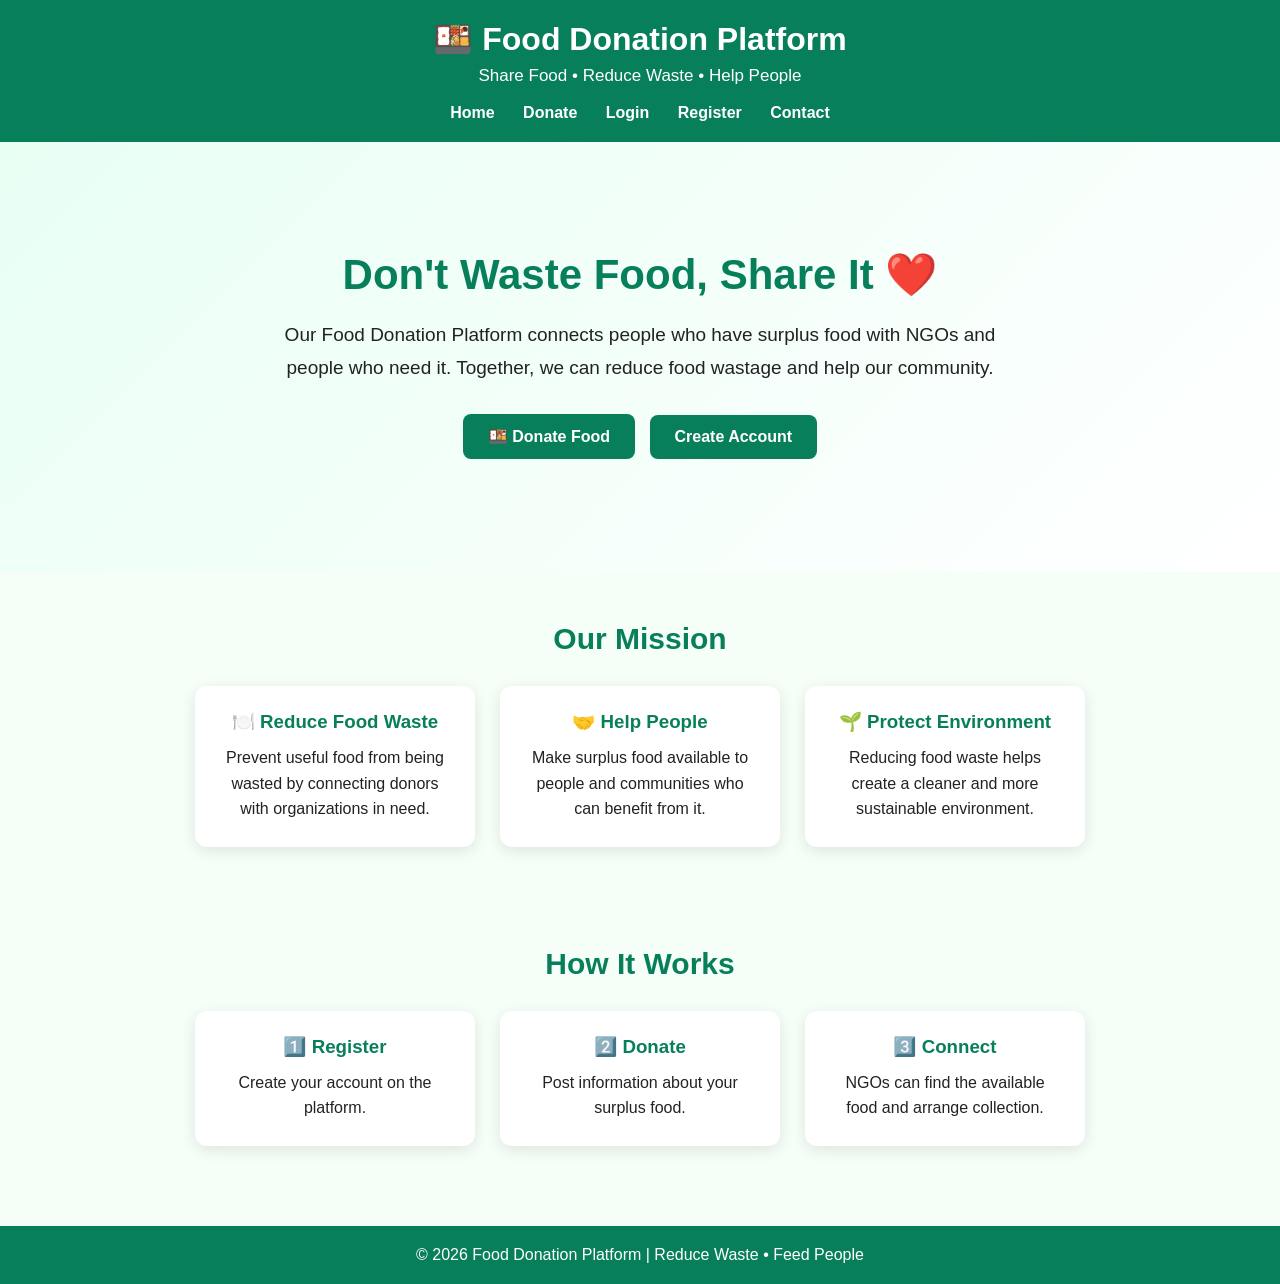
<file: index.html>
<!DOCTYPE html>
<html lang="en">
<head>
    <meta charset="UTF-8">
    <meta name="viewport" content="width=device-width, initial-scale=1.0">

    <title>Food Donation Platform</title>

    <link rel="stylesheet" href="css/style.css">

    <style>
        * {
            margin: 0;
            padding: 0;
            box-sizing: border-box;
            font-family: Arial, sans-serif;
        }

        body {
            background: #f5fff8;
            color: #222;
        }

        header {
            background: #087f5b;
            color: white;
            padding: 20px;
            text-align: center;
        }

        header h1 {
            font-size: 32px;
            margin-bottom: 8px;
        }

        header p {
            font-size: 17px;
        }

        nav {
            margin-top: 18px;
        }

        nav a {
            color: white;
            text-decoration: none;
            margin: 0 12px;
            font-weight: bold;
        }

        nav a:hover {
            text-decoration: underline;
        }

        .hero {
            min-height: 430px;
            display: flex;
            justify-content: center;
            align-items: center;
            text-align: center;
            padding: 40px 20px;
            background: linear-gradient(135deg, #e8fff4, #ffffff);
        }

        .hero-content {
            max-width: 750px;
        }

        .hero h2 {
            font-size: 42px;
            color: #087f5b;
            margin-bottom: 20px;
        }

        .hero p {
            font-size: 19px;
            line-height: 1.7;
            margin-bottom: 25px;
        }

        .btn {
            display: inline-block;
            background: #087f5b;
            color: white;
            padding: 13px 25px;
            border-radius: 8px;
            text-decoration: none;
            margin: 5px;
            font-weight: bold;
        }

        .btn:hover {
            background: #055f45;
        }

        .section {
            padding: 50px 20px;
            text-align: center;
        }

        .section h2 {
            color: #087f5b;
            margin-bottom: 30px;
            font-size: 30px;
        }

        .cards {
            display: flex;
            justify-content: center;
            gap: 25px;
            flex-wrap: wrap;
        }

        .card {
            background: white;
            width: 280px;
            padding: 25px;
            border-radius: 12px;
            box-shadow: 0 4px 15px rgba(0,0,0,0.1);
        }

        .card h3 {
            color: #087f5b;
            margin-bottom: 12px;
        }

        .card p {
            line-height: 1.6;
        }

        footer {
            background: #087f5b;
            color: white;
            text-align: center;
            padding: 20px;
            margin-top: 30px;
        }

        @media (max-width: 600px) {
            .hero h2 {
                font-size: 30px;
            }

            nav a {
                display: inline-block;
                margin: 7px;
            }
        }
    </style>
</head>

<body>

<header>
    <h1>🍱 Food Donation Platform</h1>
    <p>Share Food • Reduce Waste • Help People</p>

    <nav>
        <a href="index.html">Home</a>
        <a href="donate.html">Donate</a>
        <a href="login.html">Login</a>
        <a href="register.html">Register</a>
        <a href="contact.html">Contact</a>
    </nav>
</header>

<section class="hero">
    <div class="hero-content">
        <h2>Don't Waste Food, Share It ❤️</h2>

        <p>
            Our Food Donation Platform connects people who have
            surplus food with NGOs and people who need it.
            Together, we can reduce food wastage and help our community.
        </p>

        <a href="donate.html" class="btn">🍱 Donate Food</a>
        <a href="register.html" class="btn">Create Account</a>
    </div>
</section>

<section class="section">
    <h2>Our Mission</h2>

    <div class="cards">

        <div class="card">
            <h3>🍽️ Reduce Food Waste</h3>
            <p>
                Prevent useful food from being wasted by connecting
                donors with organizations in need.
            </p>
        </div>

        <div class="card">
            <h3>🤝 Help People</h3>
            <p>
                Make surplus food available to people and communities
                who can benefit from it.
            </p>
        </div>

        <div class="card">
            <h3>🌱 Protect Environment</h3>
            <p>
                Reducing food waste helps create a cleaner and
                more sustainable environment.
            </p>
        </div>

    </div>
</section>

<section class="section">
    <h2>How It Works</h2>

    <div class="cards">

        <div class="card">
            <h3>1️⃣ Register</h3>
            <p>Create your account on the platform.</p>
        </div>

        <div class="card">
            <h3>2️⃣ Donate</h3>
            <p>Post information about your surplus food.</p>
        </div>

        <div class="card">
            <h3>3️⃣ Connect</h3>
            <p>NGOs can find the available food and arrange collection.</p>
        </div>

    </div>
</section>

<footer>
    <p>© 2026 Food Donation Platform | Reduce Waste • Feed People</p>
</footer>

</body>
</html>
</file>
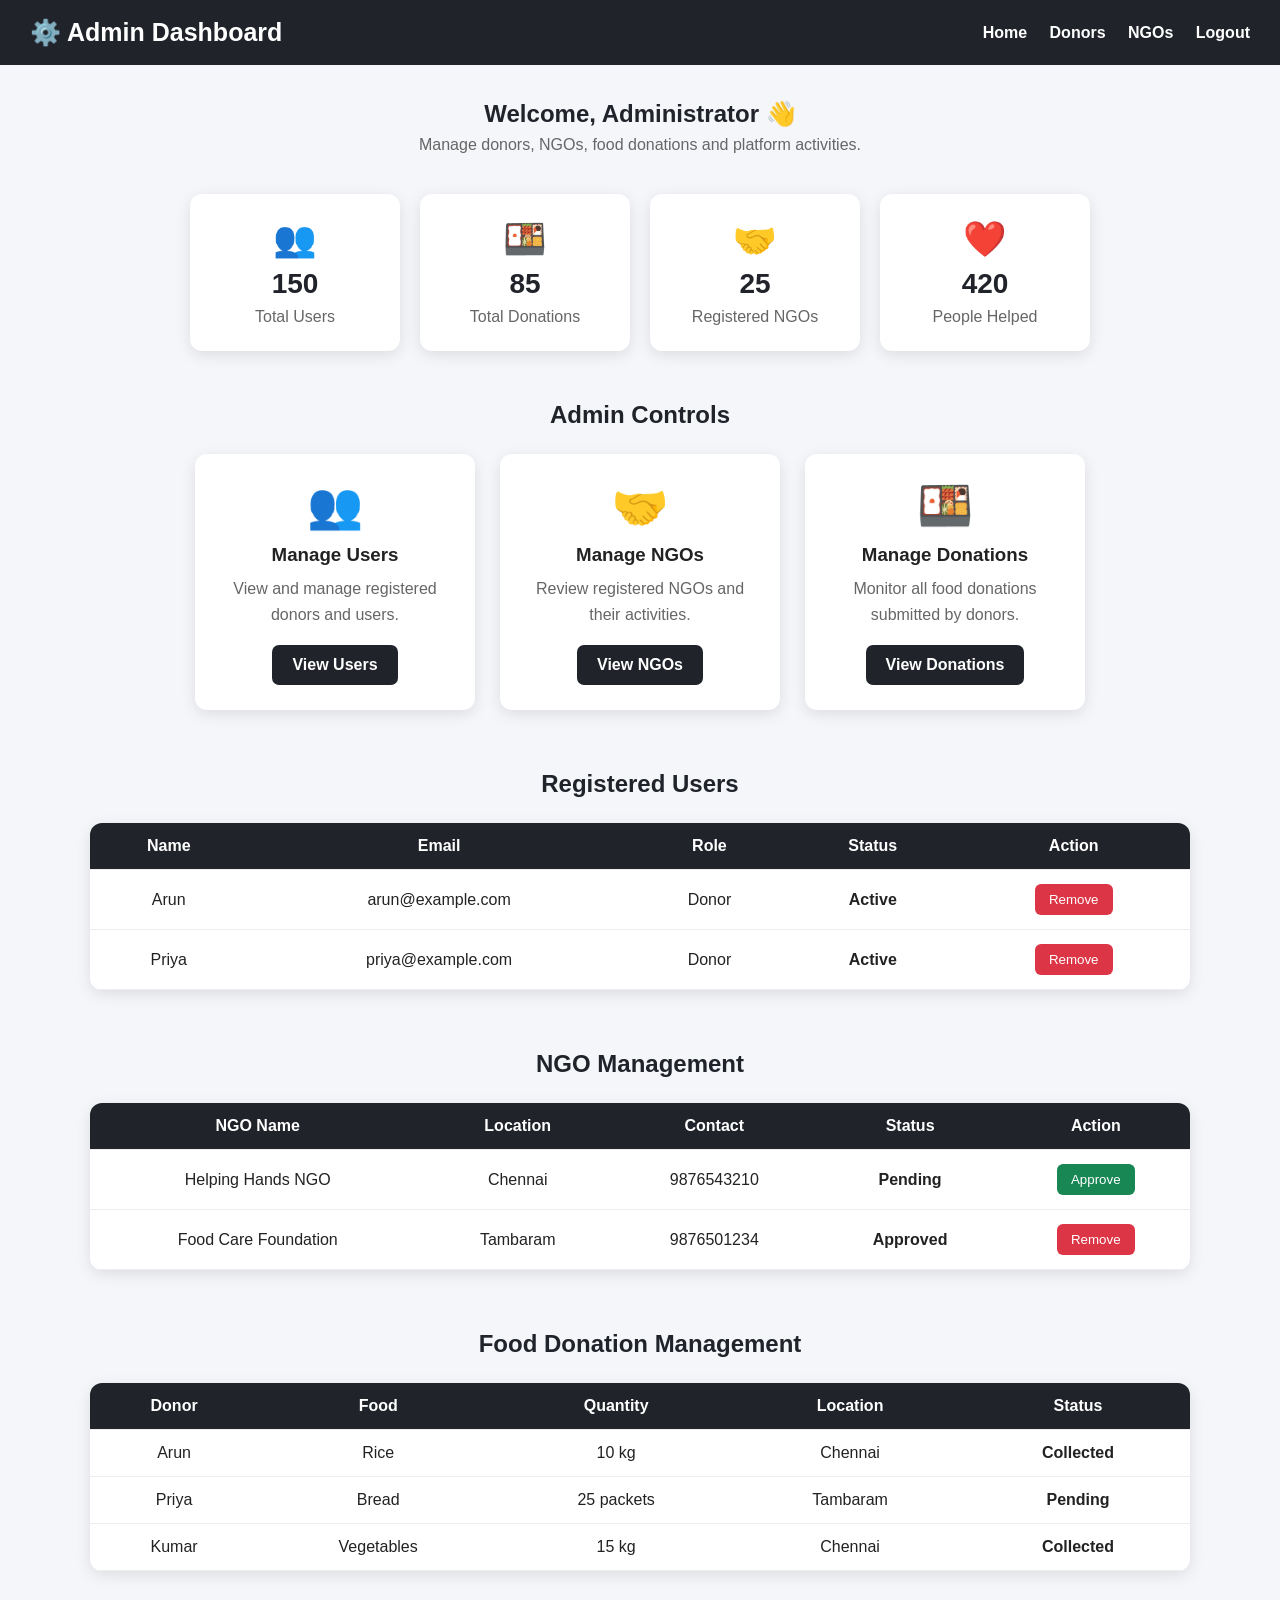
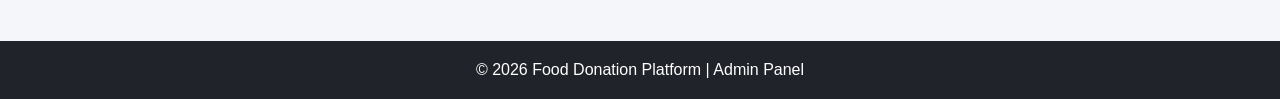
<file: admin-dashboard.html>
<!DOCTYPE html>
<html lang="en">
<head>
    <meta charset="UTF-8">
    <meta name="viewport" content="width=device-width, initial-scale=1.0">

    <title>Admin Dashboard - Food Donation Platform</title>

    <style>
        * {
            margin: 0;
            padding: 0;
            box-sizing: border-box;
            font-family: Arial, sans-serif;
        }

        body {
            background: #f5f6fa;
            color: #222;
        }

        /* HEADER */
        header {
            background: #20232a;
            color: white;
            padding: 18px 30px;
            display: flex;
            justify-content: space-between;
            align-items: center;
            flex-wrap: wrap;
        }

        header h1 {
            font-size: 25px;
        }

        nav a {
            color: white;
            text-decoration: none;
            margin-left: 18px;
            font-weight: bold;
        }

        nav a:hover {
            text-decoration: underline;
        }

        /* WELCOME */
        .welcome {
            text-align: center;
            padding: 35px 20px 20px;
        }

        .welcome h2 {
            color: #20232a;
            margin-bottom: 8px;
        }

        .welcome p {
            color: #666;
        }

        /* STATISTICS */
        .stats {
            display: flex;
            justify-content: center;
            gap: 20px;
            flex-wrap: wrap;
            padding: 20px;
        }

        .stat-card {
            width: 210px;
            background: white;
            padding: 25px;
            text-align: center;
            border-radius: 12px;
            box-shadow: 0 4px 15px rgba(0,0,0,0.1);
        }

        .stat-card .icon {
            font-size: 35px;
        }

        .stat-card h3 {
            font-size: 28px;
            margin: 8px 0;
            color: #20232a;
        }

        .stat-card p {
            color: #666;
        }

        /* SECTION */
        .section {
            padding: 30px 20px;
        }

        .section h2 {
            text-align: center;
            margin-bottom: 25px;
            color: #20232a;
        }

        /* CARDS */
        .cards {
            display: flex;
            justify-content: center;
            gap: 25px;
            flex-wrap: wrap;
        }

        .card {
            width: 280px;
            background: white;
            padding: 25px;
            text-align: center;
            border-radius: 12px;
            box-shadow: 0 4px 15px rgba(0,0,0,0.1);
        }

        .card .icon {
            font-size: 45px;
            margin-bottom: 12px;
        }

        .card h3 {
            margin-bottom: 10px;
        }

        .card p {
            color: #666;
            line-height: 1.6;
            margin-bottom: 18px;
        }

        .btn {
            display: inline-block;
            background: #20232a;
            color: white;
            padding: 11px 20px;
            border-radius: 7px;
            text-decoration: none;
            font-weight: bold;
        }

        .btn:hover {
            background: #000;
        }

        /* TABLE */
        .table-container {
            max-width: 1100px;
            margin: auto;
            overflow-x: auto;
            background: white;
            border-radius: 12px;
            box-shadow: 0 4px 15px rgba(0,0,0,0.1);
        }

        table {
            width: 100%;
            border-collapse: collapse;
        }

        th,
        td {
            padding: 14px;
            text-align: center;
            border-bottom: 1px solid #eee;
        }

        th {
            background: #20232a;
            color: white;
        }

        /* BUTTONS */
        .approve {
            background: #198754;
            color: white;
            border: none;
            padding: 8px 14px;
            border-radius: 6px;
            cursor: pointer;
        }

        .remove {
            background: #dc3545;
            color: white;
            border: none;
            padding: 8px 14px;
            border-radius: 6px;
            cursor: pointer;
        }

        .approve:hover {
            background: #146c43;
        }

        .remove:hover {
            background: #bb2d3b;
        }

        .status {
            font-weight: bold;
        }

        /* FOOTER */
        footer {
            background: #20232a;
            color: white;
            text-align: center;
            padding: 20px;
            margin-top: 40px;
        }

        @media (max-width: 600px) {

            header {
                justify-content: center;
                text-align: center;
                gap: 15px;
            }

            nav a {
                display: inline-block;
                margin: 5px;
            }

            .stat-card,
            .card {
                width: 90%;
            }
        }
    </style>
</head>

<body>

<!-- HEADER -->

<header>

    <h1>⚙️ Admin Dashboard</h1>

    <nav>
        <a href="index.html">Home</a>
        <a href="donor-dashboard.html">Donors</a>
        <a href="ngo-dashboard.html">NGOs</a>
        <a href="login.html">Logout</a>
    </nav>

</header>


<!-- WELCOME -->

<section class="welcome">

    <h2>Welcome, Administrator 👋</h2>

    <p>
        Manage donors, NGOs, food donations and platform activities.
    </p>

</section>


<!-- STATISTICS -->

<section class="stats">

    <div class="stat-card">

        <div class="icon">👥</div>

        <h3>150</h3>

        <p>Total Users</p>

    </div>


    <div class="stat-card">

        <div class="icon">🍱</div>

        <h3>85</h3>

        <p>Total Donations</p>

    </div>


    <div class="stat-card">

        <div class="icon">🤝</div>

        <h3>25</h3>

        <p>Registered NGOs</p>

    </div>


    <div class="stat-card">

        <div class="icon">❤️</div>

        <h3>420</h3>

        <p>People Helped</p>

    </div>

</section>


<!-- ADMIN ACTIONS -->

<section class="section">

    <h2>Admin Controls</h2>

    <div class="cards">

        <div class="card">

            <div class="icon">👥</div>

            <h3>Manage Users</h3>

            <p>
                View and manage registered donors and users.
            </p>

            <a href="#users" class="btn">
                View Users
            </a>

        </div>


        <div class="card">

            <div class="icon">🤝</div>

            <h3>Manage NGOs</h3>

            <p>
                Review registered NGOs and their activities.
            </p>

            <a href="#ngos" class="btn">
                View NGOs
            </a>

        </div>


        <div class="card">

            <div class="icon">🍱</div>

            <h3>Manage Donations</h3>

            <p>
                Monitor all food donations submitted by donors.
            </p>

            <a href="#donations" class="btn">
                View Donations
            </a>

        </div>

    </div>

</section>


<!-- USERS -->

<section class="section" id="users">

    <h2>Registered Users</h2>

    <div class="table-container">

        <table>

            <thead>

                <tr>
                    <th>Name</th>
                    <th>Email</th>
                    <th>Role</th>
                    <th>Status</th>
                    <th>Action</th>
                </tr>

            </thead>

            <tbody>

                <tr>
                    <td>Arun</td>
                    <td>arun@example.com</td>
                    <td>Donor</td>
                    <td class="status">Active</td>
                    <td>
                        <button class="remove"
                                onclick="removeUser(this)">
                            Remove
                        </button>
                    </td>
                </tr>

                <tr>
                    <td>Priya</td>
                    <td>priya@example.com</td>
                    <td>Donor</td>
                    <td class="status">Active</td>
                    <td>
                        <button class="remove"
                                onclick="removeUser(this)">
                            Remove
                        </button>
                    </td>
                </tr>

            </tbody>

        </table>

    </div>

</section>


<!-- NGOs -->

<section class="section" id="ngos">

    <h2>NGO Management</h2>

    <div class="table-container">

        <table>

            <thead>

                <tr>
                    <th>NGO Name</th>
                    <th>Location</th>
                    <th>Contact</th>
                    <th>Status</th>
                    <th>Action</th>
                </tr>

            </thead>

            <tbody>

                <tr>
                    <td>Helping Hands NGO</td>
                    <td>Chennai</td>
                    <td>9876543210</td>
                    <td class="status">Pending</td>
                    <td>
                        <button class="approve"
                                onclick="approveNGO(this)">
                            Approve
                        </button>
                    </td>
                </tr>

                <tr>
                    <td>Food Care Foundation</td>
                    <td>Tambaram</td>
                    <td>9876501234</td>
                    <td class="status">Approved</td>
                    <td>
                        <button class="remove"
                                onclick="removeNGO(this)">
                            Remove
                        </button>
                    </td>
                </tr>

            </tbody>

        </table>

    </div>

</section>


<!-- DONATIONS -->

<section class="section" id="donations">

    <h2>Food Donation Management</h2>

    <div class="table-container">

        <table>

            <thead>

                <tr>
                    <th>Donor</th>
                    <th>Food</th>
                    <th>Quantity</th>
                    <th>Location</th>
                    <th>Status</th>
                </tr>

            </thead>

            <tbody>

                <tr>
                    <td>Arun</td>
                    <td>Rice</td>
                    <td>10 kg</td>
                    <td>Chennai</td>
                    <td class="status">Collected</td>
                </tr>

                <tr>
                    <td>Priya</td>
                    <td>Bread</td>
                    <td>25 packets</td>
                    <td>Tambaram</td>
                    <td class="status">Pending</td>
                </tr>

                <tr>
                    <td>Kumar</td>
                    <td>Vegetables</td>
                    <td>15 kg</td>
                    <td>Chennai</td>
                    <td class="status">Collected</td>
                </tr>

            </tbody>

        </table>

    </div>

</section>


<!-- FOOTER -->

<footer>

    <p>
        © 2026 Food Donation Platform | Admin Panel
    </p>

</footer>


<script>

function approveNGO(button) {

    button.innerText = "Approved";

    button.disabled = true;

    button.style.background = "#777";

    alert("NGO approved successfully! ✅");
}


function removeUser(button) {

    let confirmRemove =
        confirm("Are you sure you want to remove this user?");

    if (confirmRemove) {

        button.closest("tr").remove();

        alert("User removed successfully.");

    }

}


function removeNGO(button) {

    let confirmRemove =
        confirm("Are you sure you want to remove this NGO?");

    if (confirmRemove) {

        button.closest("tr").remove();

        alert("NGO removed successfully.");

    }

}

</script>

</body>
</html>
</file>
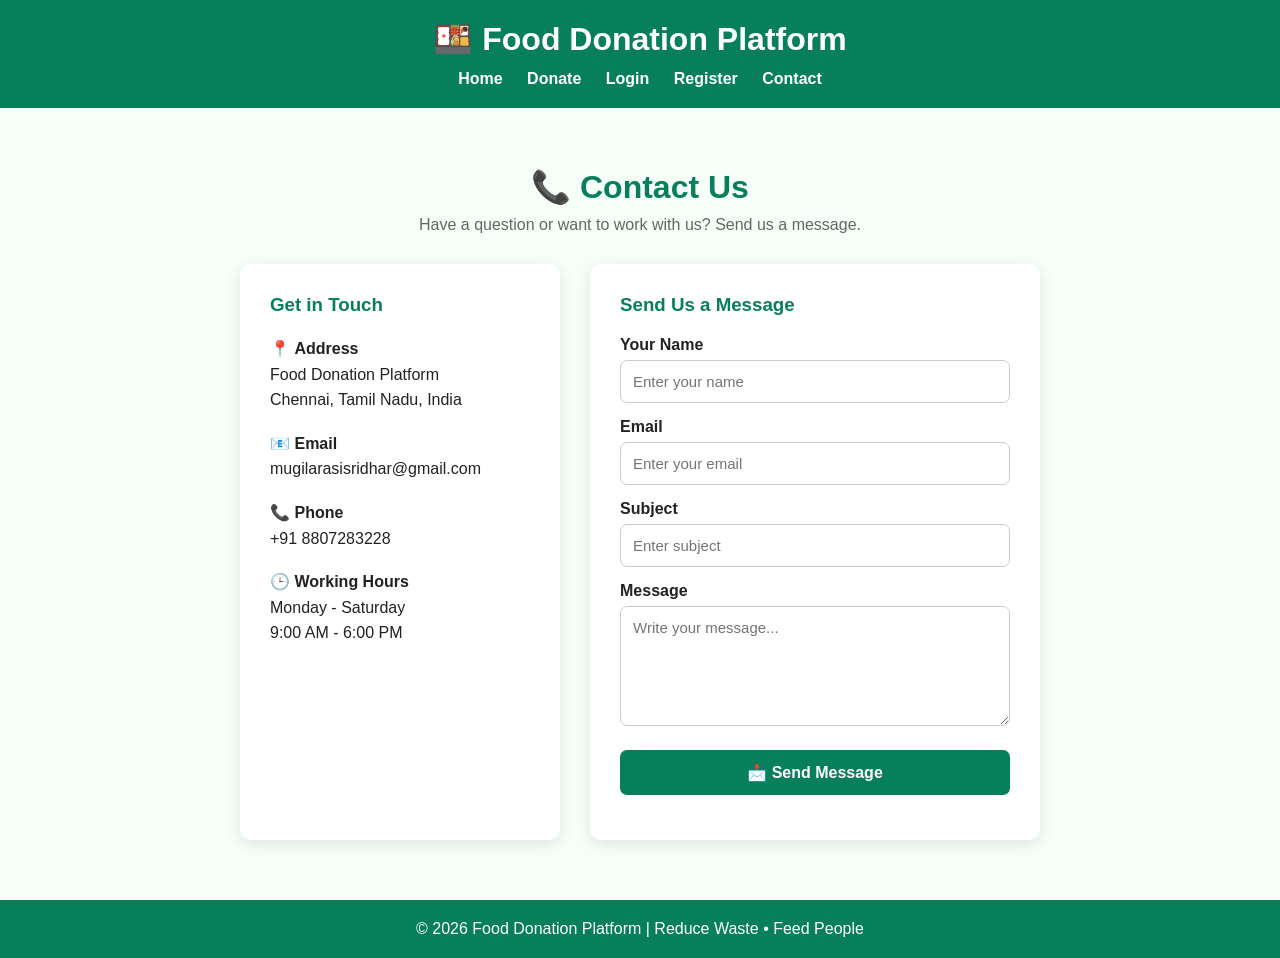
<file: contact.html>
<!DOCTYPE html>
<html lang="en">
<head>
    <meta charset="UTF-8">
    <meta name="viewport" content="width=device-width, initial-scale=1.0">

    <title>Contact Us - Food Donation Platform</title>

    <style>
        * {
            margin: 0;
            padding: 0;
            box-sizing: border-box;
            font-family: Arial, sans-serif;
        }

        body {
            background: #f5fff8;
            color: #222;
        }

        header {
            background: #087f5b;
            color: white;
            text-align: center;
            padding: 20px;
        }

        header h1 {
            margin-bottom: 12px;
        }

        nav a {
            color: white;
            text-decoration: none;
            margin: 0 10px;
            font-weight: bold;
        }

        .container {
            max-width: 900px;
            margin: 40px auto;
            padding: 20px;
        }

        .title {
            text-align: center;
            margin-bottom: 30px;
        }

        .title h2 {
            color: #087f5b;
            font-size: 32px;
            margin-bottom: 10px;
        }

        .title p {
            color: #666;
        }

        .contact-box {
            display: flex;
            gap: 30px;
            flex-wrap: wrap;
            justify-content: center;
        }

        .info,
        .form-box {
            background: white;
            padding: 30px;
            border-radius: 12px;
            box-shadow: 0 4px 15px rgba(0,0,0,0.1);
        }

        .info {
            width: 320px;
        }

        .form-box {
            width: 450px;
        }

        .info h3,
        .form-box h3 {
            color: #087f5b;
            margin-bottom: 20px;
        }

        .info p {
            margin: 18px 0;
            line-height: 1.6;
        }

        label {
            display: block;
            margin-top: 15px;
            margin-bottom: 6px;
            font-weight: bold;
        }

        input,
        textarea {
            width: 100%;
            padding: 12px;
            border: 1px solid #ccc;
            border-radius: 7px;
            font-size: 15px;
        }

        textarea {
            height: 120px;
            resize: vertical;
        }

        input:focus,
        textarea:focus {
            outline: none;
            border-color: #087f5b;
        }

        button {
            width: 100%;
            margin-top: 20px;
            padding: 13px;
            background: #087f5b;
            color: white;
            border: none;
            border-radius: 7px;
            font-size: 16px;
            font-weight: bold;
            cursor: pointer;
        }

        button:hover {
            background: #055f45;
        }

        #message {
            text-align: center;
            margin-top: 15px;
            font-weight: bold;
        }

        footer {
            background: #087f5b;
            color: white;
            text-align: center;
            padding: 20px;
            margin-top: 40px;
        }

        @media (max-width: 600px) {
            .info,
            .form-box {
                width: 100%;
            }

            nav a {
                display: inline-block;
                margin: 6px;
            }
        }
    </style>
</head>

<body>

<header>

    <h1>🍱 Food Donation Platform</h1>

    <nav>
        <a href="index.html">Home</a>
        <a href="donate.html">Donate</a>
        <a href="login.html">Login</a>
        <a href="register.html">Register</a>
        <a href="contact.html">Contact</a>
    </nav>

</header>


<div class="container">

    <div class="title">

        <h2>📞 Contact Us</h2>

        <p>
            Have a question or want to work with us?
            Send us a message.
        </p>

    </div>


    <div class="contact-box">

        <!-- Contact Information -->

        <div class="info">

            <h3>Get in Touch</h3>

            <p>
                📍 <strong>Address</strong><br>
                Food Donation Platform<br>
                Chennai, Tamil Nadu, India
            </p>

            <p>
                📧 <strong>Email</strong><br>
                mugilarasisridhar@gmail.com
            </p>

            <p>
                📞 <strong>Phone</strong><br>
                +91 8807283228
            </p>

            <p>
                🕒 <strong>Working Hours</strong><br>
                Monday - Saturday<br>
                9:00 AM - 6:00 PM
            </p>

        </div>


        <!-- Contact Form -->

        <div class="form-box">

            <h3>Send Us a Message</h3>

            <form id="contactForm">

                <label for="name">Your Name</label>

                <input
                    type="text"
                    id="name"
                    placeholder="Enter your name"
                    required
                >


                <label for="email">Email</label>

                <input
                    type="email"
                    id="email"
                    placeholder="Enter your email"
                    required
                >


                <label for="subject">Subject</label>

                <input
                    type="text"
                    id="subject"
                    placeholder="Enter subject"
                    required
                >


                <label for="messageText">Message</label>

                <textarea
                    id="messageText"
                    placeholder="Write your message..."
                    required
                ></textarea>


                <button type="submit">
                    📩 Send Message
                </button>

                <div id="message"></div>

            </form>

        </div>

    </div>

</div>


<footer>

    <p>
        © 2026 Food Donation Platform | Reduce Waste • Feed People
    </p>

</footer>


<script>

document.getElementById("contactForm").addEventListener("submit", function(event) {

    event.preventDefault();

    const message = document.getElementById("message");

    message.style.color = "#087f5b";

    message.innerHTML =
        "✅ Thank you! Your message has been submitted.";

    document.getElementById("contactForm").reset();

});

</script>

</body>
</html>
</file>
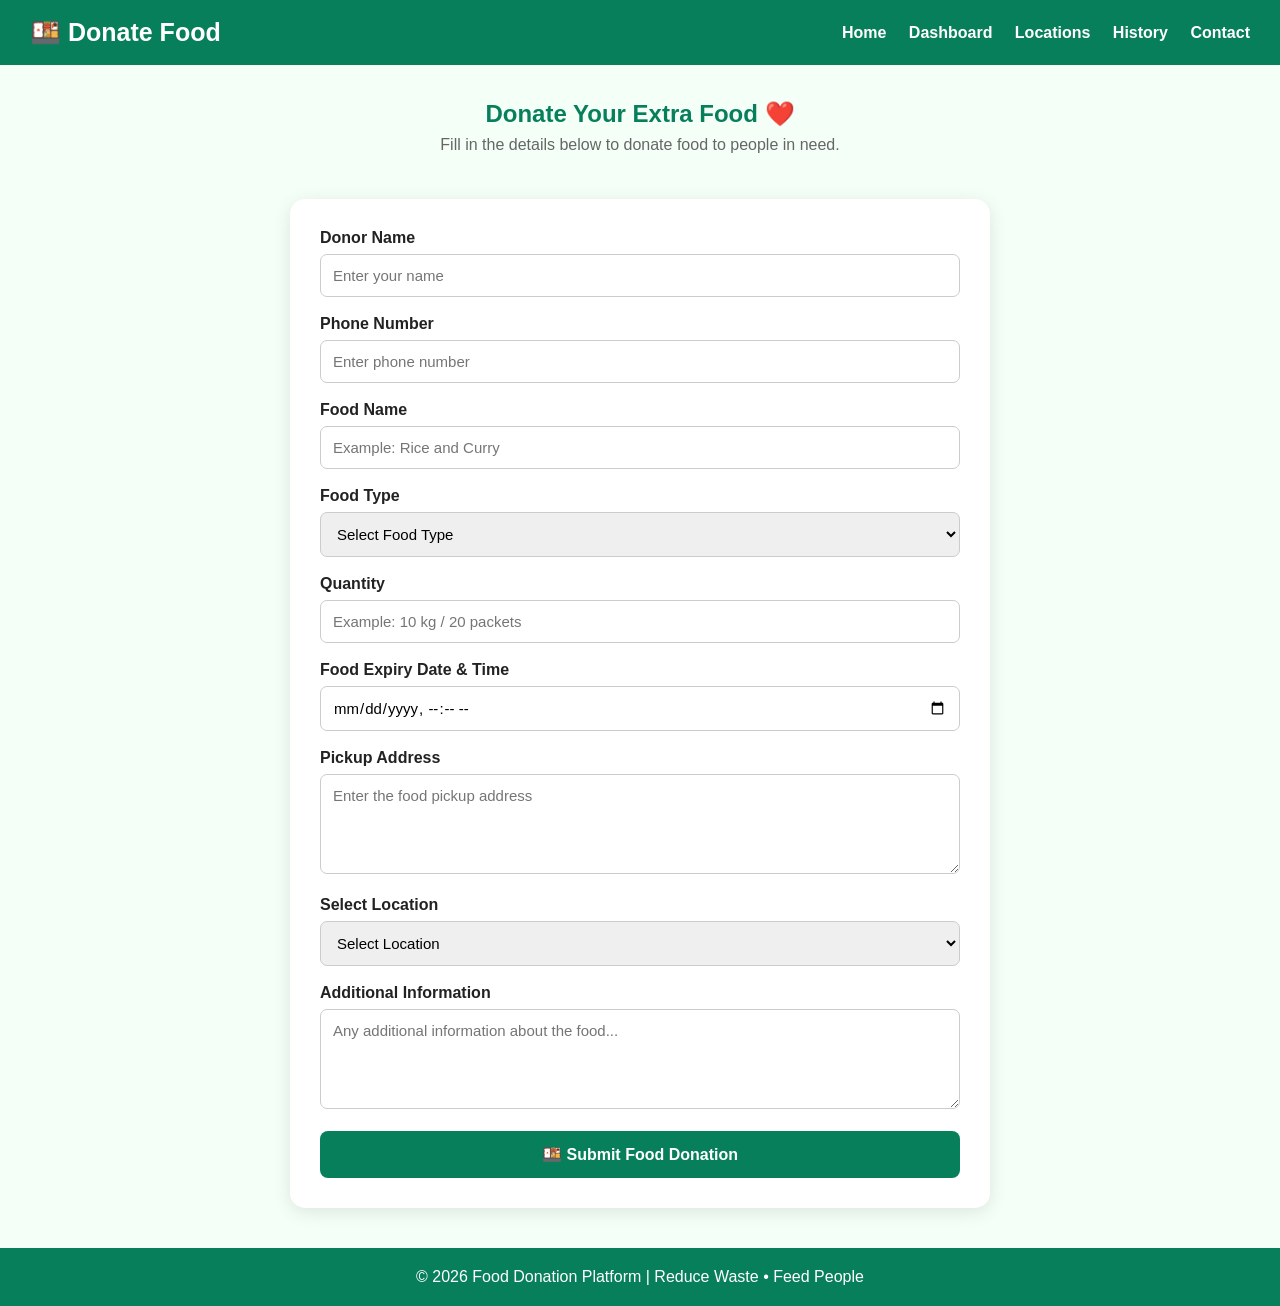
<file: donate.html>
<!DOCTYPE html>
<html lang="en">
<head>
    <meta charset="UTF-8">
    <meta name="viewport" content="width=device-width, initial-scale=1.0">

    <title>Donate Food - Food Donation Platform</title>

    <style>
        * {
            margin: 0;
            padding: 0;
            box-sizing: border-box;
            font-family: Arial, sans-serif;
        }

        body {
            background: #f4fff8;
            color: #222;
        }

        /* HEADER */

        header {
            background: #087f5b;
            color: white;
            padding: 18px 30px;

            display: flex;
            justify-content: space-between;
            align-items: center;

            flex-wrap: wrap;
        }

        header h1 {
            font-size: 25px;
        }

        nav a {
            color: white;
            text-decoration: none;
            margin-left: 18px;
            font-weight: bold;
        }

        nav a:hover {
            text-decoration: underline;
        }

        /* TITLE */

        .title {
            text-align: center;
            padding: 35px 20px 20px;
        }

        .title h2 {
            color: #087f5b;
            margin-bottom: 8px;
        }

        .title p {
            color: #666;
        }

        /* FORM */

        .form-container {
            max-width: 700px;
            margin: 25px auto;
            padding: 30px;

            background: white;

            border-radius: 15px;

            box-shadow:
                0 4px 18px rgba(0,0,0,0.1);
        }

        .form-group {
            margin-bottom: 18px;
        }

        .form-group label {
            display: block;
            margin-bottom: 7px;
            font-weight: bold;
        }

        .form-group input,
        .form-group select,
        .form-group textarea {
            width: 100%;
            padding: 12px;

            border: 1px solid #ccc;
            border-radius: 7px;

            font-size: 15px;
        }

        .form-group textarea {
            height: 100px;
            resize: vertical;
        }

        .submit-btn {
            width: 100%;

            padding: 14px;

            border: none;
            border-radius: 8px;

            background: #087f5b;
            color: white;

            font-size: 16px;
            font-weight: bold;

            cursor: pointer;
        }

        .submit-btn:hover {
            background: #055f45;
        }

        /* SUCCESS MESSAGE */

        #successMessage {
            display: none;

            margin-top: 20px;
            padding: 15px;

            background: #e7f8ef;
            color: #087f5b;

            border-radius: 8px;

            text-align: center;
            font-weight: bold;
        }

        /* FOOTER */

        footer {
            background: #087f5b;
            color: white;

            text-align: center;

            padding: 20px;

            margin-top: 40px;
        }

        @media(max-width:600px) {

            header {
                justify-content: center;
                text-align: center;
            }

            nav {
                margin-top: 10px;
            }

            nav a {
                display: inline-block;
                margin: 5px;
            }

            .form-container {
                width: 92%;
                padding: 22px;
            }
        }

    </style>
</head>

<body>


<!-- HEADER -->

<header>

    <h1>🍱 Donate Food</h1>

    <nav>

        <a href="index.html">
            Home
        </a>

        <a href="donor-dashboard.html">
            Dashboard
        </a>

        <a href="locations.html">
            Locations
        </a>

        <a href="history.html">
            History
        </a>

        <a href="contact.html">
            Contact
        </a>

    </nav>

</header>


<!-- TITLE -->

<section class="title">

    <h2>Donate Your Extra Food ❤️</h2>

    <p>
        Fill in the details below to donate food to people in need.
    </p>

</section>


<!-- DONATION FORM -->

<div class="form-container">

    <form id="donationForm">


        <!-- DONOR NAME -->

        <div class="form-group">

            <label>
                Donor Name
            </label>

            <input
                type="text"
                id="donorName"
                placeholder="Enter your name"
                required>

        </div>


        <!-- PHONE -->

        <div class="form-group">

            <label>
                Phone Number
            </label>

            <input
                type="tel"
                id="phone"
                placeholder="Enter phone number"
                pattern="[0-9]{10}"
                required>

        </div>


        <!-- FOOD NAME -->

        <div class="form-group">

            <label>
                Food Name
            </label>

            <input
                type="text"
                id="foodName"
                placeholder="Example: Rice and Curry"
                required>

        </div>


        <!-- FOOD TYPE -->

        <div class="form-group">

            <label>
                Food Type
            </label>

            <select id="foodType" required>

                <option value="">
                    Select Food Type
                </option>

                <option>
                    Cooked Food
                </option>

                <option>
                    Fruits
                </option>

                <option>
                    Vegetables
                </option>

                <option>
                    Packaged Food
                </option>

                <option>
                    Bakery Items
                </option>

                <option>
                    Other
                </option>

            </select>

        </div>


        <!-- QUANTITY -->

        <div class="form-group">

            <label>
                Quantity
            </label>

            <input
                type="text"
                id="quantity"
                placeholder="Example: 10 kg / 20 packets"
                required>

        </div>


        <!-- EXPIRY -->

        <div class="form-group">

            <label>
                Food Expiry Date & Time
            </label>

            <input
                type="datetime-local"
                id="expiry"
                required>

        </div>


        <!-- PICKUP ADDRESS -->

        <div class="form-group">

            <label>
                Pickup Address
            </label>

            <textarea
                id="address"
                placeholder="Enter the food pickup address"
                required></textarea>

        </div>


        <!-- LOCATION -->

        <div class="form-group">

            <label>
                Select Location
            </label>

            <select id="location" required>

                <option value="">
                    Select Location
                </option>

                <option>
                    Adyar
                </option>

                <option>
                    Guindy
                </option>

                <option>
                    Ramapuram
                </option>

                <option>
                    Anna Nagar
                </option>

                <option>
                    Velachery
                </option>

                <option>
                    Tambaram
                </option>

                <option>
                    Karapakkam
                </option>

                <option>
                    Padoor
                </option>

                <option>
                    Other
                </option>

            </select>

        </div>


        <!-- ADDITIONAL MESSAGE -->

        <div class="form-group">

            <label>
                Additional Information
            </label>

            <textarea
                id="message"
                placeholder="Any additional information about the food..."></textarea>

        </div>


        <!-- SUBMIT -->

        <button
            type="submit"
            class="submit-btn">

            🍱 Submit Food Donation

        </button>


        <!-- SUCCESS -->

        <div id="successMessage">

            ✅ Donation submitted successfully!

            <br><br>

            Thank you for helping reduce food waste. ❤️

        </div>

    </form>

</div>


<!-- FOOTER -->

<footer>

    <p>
        © 2026 Food Donation Platform |
        Reduce Waste • Feed People
    </p>

</footer>


<script>

    const form =
        document.getElementById("donationForm");

    const successMessage =
        document.getElementById("successMessage");


    form.addEventListener(
        "submit",
        function(event) {

            event.preventDefault();


            successMessage.style.display =
                "block";


            form.reset();


            window.scrollTo({
                top: document.body.scrollHeight,
                behavior: "smooth"
            });

        }
    );

</script>

</body>
</html>
</file>
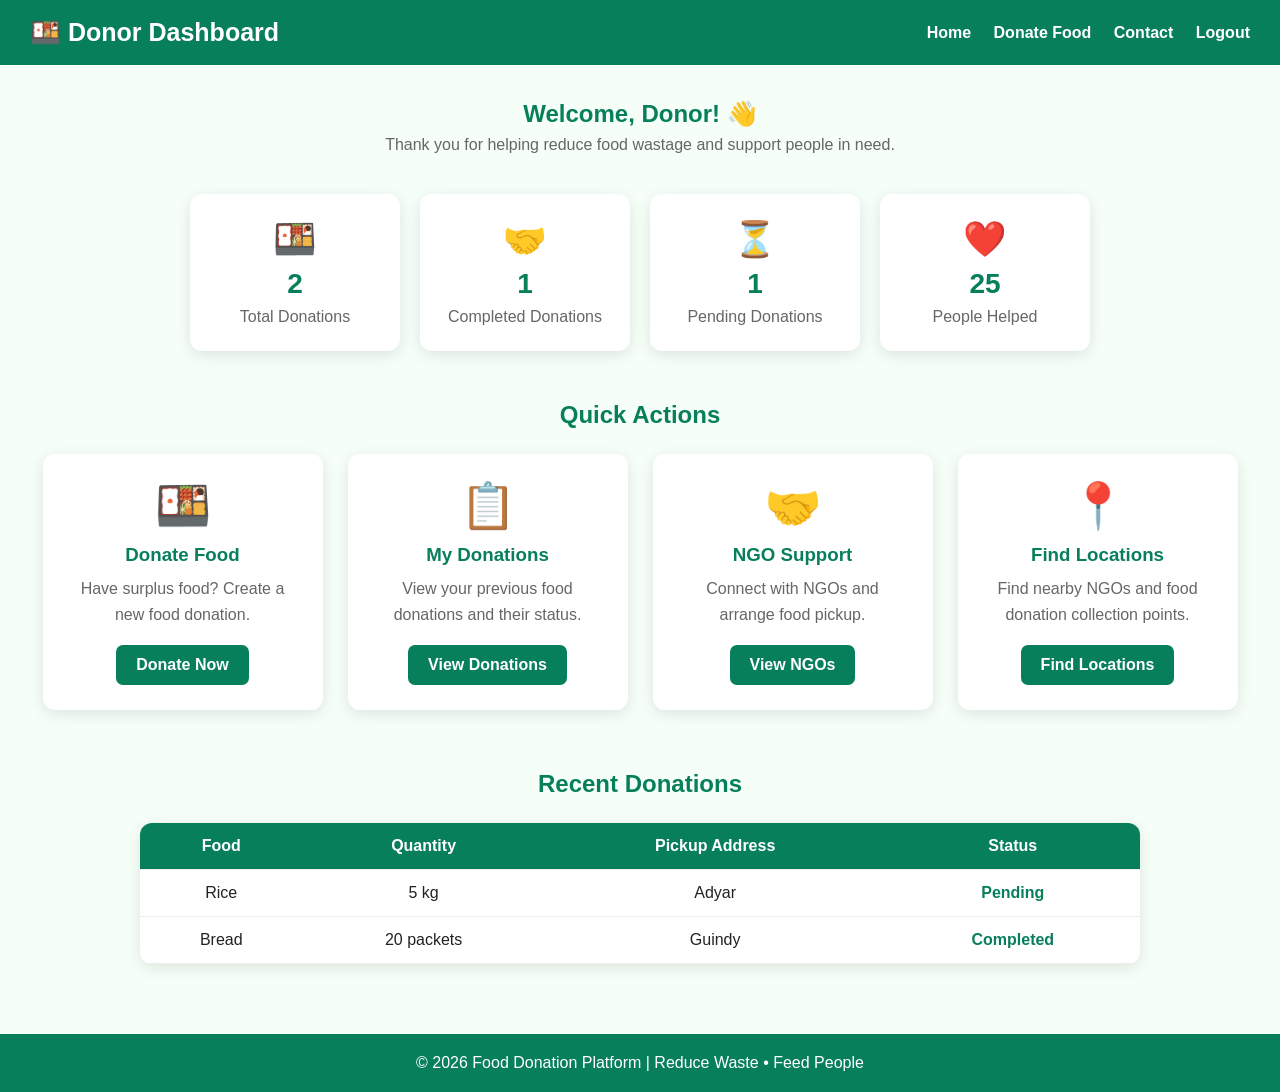
<file: donor-dashboard.html>
<!DOCTYPE html>
<html lang="en">
<head>
    <meta charset="UTF-8">
    <meta name="viewport" content="width=device-width, initial-scale=1.0">

    <title>Donor Dashboard - Food Donation Platform</title>

    <style>
        * {
            margin: 0;
            padding: 0;
            box-sizing: border-box;
            font-family: Arial, sans-serif;
        }

        body {
            background: #f5fff8;
            color: #222;
        }

        /* Header */
        header {
            background: #087f5b;
            color: white;
            padding: 18px 30px;
            display: flex;
            justify-content: space-between;
            align-items: center;
            flex-wrap: wrap;
        }

        header h1 {
            font-size: 25px;
        }

        nav a {
            color: white;
            text-decoration: none;
            margin-left: 18px;
            font-weight: bold;
        }

        nav a:hover {
            text-decoration: underline;
        }

        /* Welcome */
        .welcome {
            padding: 35px 20px 20px;
            text-align: center;
        }

        .welcome h2 {
            color: #087f5b;
            margin-bottom: 8px;
        }

        .welcome p {
            color: #666;
        }

        /* Statistics */
        .stats {
            display: flex;
            justify-content: center;
            gap: 20px;
            flex-wrap: wrap;
            padding: 20px;
        }

        .stat-card {
            background: white;
            width: 210px;
            padding: 25px;
            text-align: center;
            border-radius: 12px;
            box-shadow: 0 4px 15px rgba(0,0,0,0.1);
        }

        .stat-card .icon {
            font-size: 35px;
        }

        .stat-card h3 {
            color: #087f5b;
            font-size: 28px;
            margin: 8px 0;
        }

        .stat-card p {
            color: #666;
        }

        /* Main cards */
        .section {
            padding: 30px 20px;
        }

        .section h2 {
            text-align: center;
            color: #087f5b;
            margin-bottom: 25px;
        }

        .cards {
            display: flex;
            justify-content: center;
            gap: 25px;
            flex-wrap: wrap;
        }

        .card {
            background: white;
            width: 280px;
            padding: 25px;
            text-align: center;
            border-radius: 12px;
            box-shadow: 0 4px 15px rgba(0,0,0,0.1);
        }

        .card .icon {
            font-size: 45px;
            margin-bottom: 12px;
        }

        .card h3 {
            color: #087f5b;
            margin-bottom: 10px;
        }

        .card p {
            color: #666;
            line-height: 1.6;
            margin-bottom: 18px;
        }

        .btn {
            display: inline-block;
            background: #087f5b;
            color: white;
            padding: 11px 20px;
            border-radius: 7px;
            text-decoration: none;
            font-weight: bold;
        }

        .btn:hover {
            background: #055f45;
        }

        /* Recent Donations */
        .table-container {
            max-width: 1000px;
            margin: auto;
            overflow-x: auto;
            background: white;
            border-radius: 12px;
            box-shadow: 0 4px 15px rgba(0,0,0,0.1);
        }

        table {
            width: 100%;
            border-collapse: collapse;
        }

        th,
        td {
            padding: 14px;
            text-align: center;
            border-bottom: 1px solid #eee;
        }

        th {
            background: #087f5b;
            color: white;
        }

        .status {
            color: #087f5b;
            font-weight: bold;
        }

        /* Footer */
        footer {
            background: #087f5b;
            color: white;
            text-align: center;
            padding: 20px;
            margin-top: 40px;
        }

        @media (max-width: 600px) {

            header {
                text-align: center;
                justify-content: center;
                gap: 15px;
            }

            nav a {
                display: inline-block;
                margin: 5px;
            }

            .stat-card,
            .card {
                width: 90%;
            }
        }
    </style>
</head>

<body>

<!-- HEADER -->

<header>

    <h1>🍱 Donor Dashboard</h1>

    <nav>
        <a href="index.html">Home</a>
        <a href="donate.html">Donate Food</a>
        <a href="contact.html">Contact</a>
        <a href="login.html">Logout</a>
    </nav>

</header>


<!-- WELCOME -->

<section class="welcome">

    <h2>Welcome, Donor! 👋</h2>

    <p>
        Thank you for helping reduce food wastage and support people in need.
    </p>

</section>


<!-- STATISTICS -->

<section class="stats">

    <div class="stat-card">

        <div class="icon">🍱</div>

        <h3 id="totalDonations">0</h3>

        <p>Total Donations</p>

    </div>


    <div class="stat-card">

        <div class="icon">🤝</div>

        <h3 id="completedDonations">0</h3>

        <p>Completed Donations</p>

    </div>


    <div class="stat-card">

        <div class="icon">⏳</div>

        <h3 id="pendingDonations">0</h3>

        <p>Pending Donations</p>

    </div>


    <div class="stat-card">

        <div class="icon">❤️</div>

        <h3 id="peopleHelped">0</h3>

        <p>People Helped</p>

    </div>

</section>


<!-- QUICK ACTIONS -->

<section class="section">

    <h2>Quick Actions</h2>

    <div class="cards">

        <div class="card">

            <div class="icon">🍱</div>

            <h3>Donate Food</h3>

            <p>
                Have surplus food? Create a new food donation.
            </p>

            <a href="donate.html" class="btn">
                Donate Now
            </a>

        </div>


        <div class="card">

            <div class="icon">📋</div>

            <h3>My Donations</h3>

            <p>
                View your previous food donations and their status.
            </p>

            <a href="#recent" class="btn">
                View Donations
            </a>

        </div>


        <div class="card">

            <div class="icon">🤝</div>

            <h3>NGO Support</h3>

            <p>
                Connect with NGOs and arrange food pickup.
            </p>

            <a href="ngo-dashboard.html" class="btn">
                View NGOs
            </a>

        </div>
<div class="card">

    <div class="icon">📍</div>

    <h3>Find Locations</h3>

    <p>
        Find nearby NGOs and food donation collection points.
    </p>

    <a href="locations.html" class="btn">
        Find Locations
    </a>

</div>
    </div>

</section>


<!-- RECENT DONATIONS -->

<section class="section" id="recent">

    <h2>Recent Donations</h2>

    <div class="table-container">

        <table>

            <thead>

                <tr>
                    <th>Food</th>
                    <th>Quantity</th>
                    <th>Pickup Address</th>
                    <th>Status</th>
                </tr>

            </thead>

            <tbody id="donationTable">

                <tr>
                    <td>Rice</td>
                    <td>5 kg</td>
                    <td>Adyar</td>
                    <td class="status">Pending</td>
                </tr>

                <tr>
                    <td>Bread</td>
                    <td>20 packets</td>
                    <td>Guindy</td>
                    <td class="status">Completed</td>
                </tr>

            </tbody>

        </table>

    </div>

</section>


<!-- FOOTER -->

<footer>

    <p>
        © 2026 Food Donation Platform | Reduce Waste • Feed People
    </p>

</footer>


<script>

    // Demo dashboard statistics

    document.getElementById("totalDonations").innerText = "2";

    document.getElementById("completedDonations").innerText = "1";

    document.getElementById("pendingDonations").innerText = "1";

    document.getElementById("peopleHelped").innerText = "25";

</script>

</body>
</html>
</file>
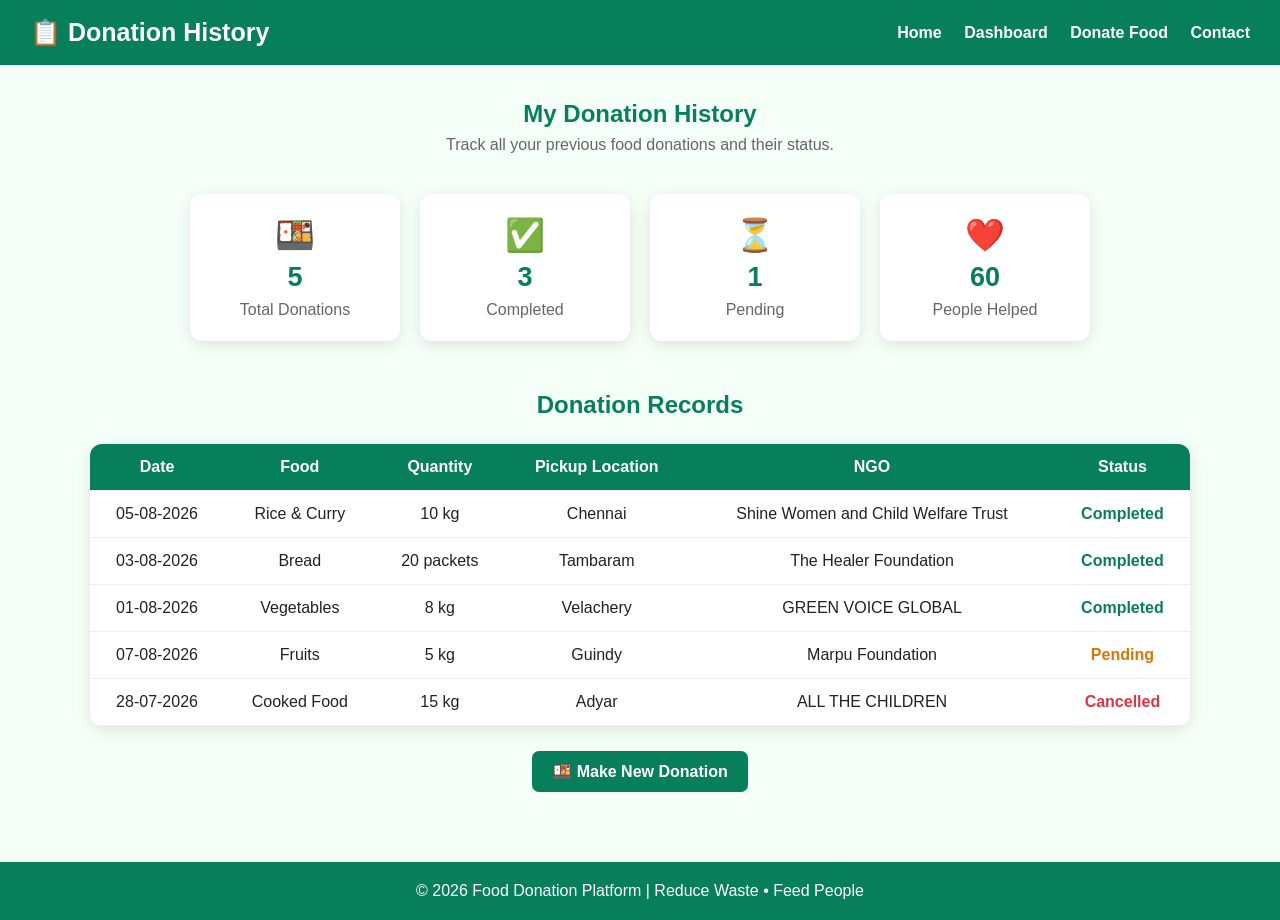
<file: history.html>
<!DOCTYPE html>
<html lang="en">
<head>
    <meta charset="UTF-8">
    <meta name="viewport" content="width=device-width, initial-scale=1.0">

    <title>Donation History - Food Donation Platform</title>

    <style>
        * {
            margin: 0;
            padding: 0;
            box-sizing: border-box;
            font-family: Arial, sans-serif;
        }

        body {
            background: #f4fff8;
            color: #222;
        }

        /* HEADER */
        header {
            background: #087f5b;
            color: white;
            padding: 18px 30px;
            display: flex;
            justify-content: space-between;
            align-items: center;
            flex-wrap: wrap;
        }

        header h1 {
            font-size: 25px;
        }

        nav a {
            color: white;
            text-decoration: none;
            margin-left: 18px;
            font-weight: bold;
        }

        nav a:hover {
            text-decoration: underline;
        }

        /* TITLE */
        .title {
            text-align: center;
            padding: 35px 20px 20px;
        }

        .title h2 {
            color: #087f5b;
            margin-bottom: 8px;
        }

        .title p {
            color: #666;
        }

        /* SUMMARY */
        .summary {
            display: flex;
            justify-content: center;
            gap: 20px;
            flex-wrap: wrap;
            padding: 20px;
        }

        .summary-card {
            background: white;
            width: 210px;
            padding: 22px;
            text-align: center;
            border-radius: 12px;
            box-shadow: 0 4px 15px rgba(0,0,0,0.1);
        }

        .summary-card .icon {
            font-size: 32px;
        }

        .summary-card h3 {
            color: #087f5b;
            font-size: 27px;
            margin: 8px 0;
        }

        .summary-card p {
            color: #666;
        }

        /* TABLE SECTION */
        .section {
            padding: 30px 20px;
        }

        .section h2 {
            text-align: center;
            color: #087f5b;
            margin-bottom: 25px;
        }

        .table-container {
            max-width: 1100px;
            margin: auto;
            overflow-x: auto;
            background: white;
            border-radius: 12px;
            box-shadow: 0 4px 15px rgba(0,0,0,0.1);
        }

        table {
            width: 100%;
            border-collapse: collapse;
        }

        th,
        td {
            padding: 14px;
            text-align: center;
            border-bottom: 1px solid #eee;
        }

        th {
            background: #087f5b;
            color: white;
        }

        tr:hover {
            background: #f1fff8;
        }

        /* STATUS */
        .completed {
            color: #087f5b;
            font-weight: bold;
        }

        .pending {
            color: #d97706;
            font-weight: bold;
        }

        .cancelled {
            color: #dc3545;
            font-weight: bold;
        }

        /* BUTTON */
        .btn {
            display: inline-block;
            background: #087f5b;
            color: white;
            padding: 11px 20px;
            border-radius: 7px;
            text-decoration: none;
            font-weight: bold;
        }

        .btn:hover {
            background: #055f45;
        }

        .button-area {
            text-align: center;
            margin-top: 25px;
        }

        /* FOOTER */
        footer {
            background: #087f5b;
            color: white;
            text-align: center;
            padding: 20px;
            margin-top: 40px;
        }

        @media (max-width: 600px) {

            header {
                justify-content: center;
                text-align: center;
                gap: 15px;
            }

            nav a {
                display: inline-block;
                margin: 5px;
            }

            .summary-card {
                width: 90%;
            }
        }
    </style>
</head>

<body>

<!-- HEADER -->

<header>

    <h1>📋 Donation History</h1>

    <nav>
        <a href="index.html">Home</a>
        <a href="donor-dashboard.html">Dashboard</a>
        <a href="donate.html">Donate Food</a>
        <a href="contact.html">Contact</a>
    </nav>

</header>


<!-- TITLE -->

<section class="title">

    <h2>My Donation History</h2>

    <p>
        Track all your previous food donations and their status.
    </p>

</section>


<!-- SUMMARY -->

<section class="summary">

    <div class="summary-card">

        <div class="icon">🍱</div>

        <h3>5</h3>

        <p>Total Donations</p>

    </div>


    <div class="summary-card">

        <div class="icon">✅</div>

        <h3>3</h3>

        <p>Completed</p>

    </div>


    <div class="summary-card">

        <div class="icon">⏳</div>

        <h3>1</h3>

        <p>Pending</p>

    </div>


    <div class="summary-card">

        <div class="icon">❤️</div>

        <h3>60</h3>

        <p>People Helped</p>

    </div>

</section>


<!-- HISTORY TABLE -->

<section class="section">

    <h2>Donation Records</h2>

    <div class="table-container">

        <table>

            <thead>

                <tr>
                    <th>Date</th>
                    <th>Food</th>
                    <th>Quantity</th>
                    <th>Pickup Location</th>
                    <th>NGO</th>
                    <th>Status</th>
                </tr>

            </thead>

            <tbody>

                <tr>
                    <td>05-08-2026</td>
                    <td>Rice & Curry</td>
                    <td>10 kg</td>
                    <td>Chennai</td>
                    <td>Shine Women and Child Welfare Trust</td>
                    <td class="completed">Completed</td>
                </tr>

                <tr>
                    <td>03-08-2026</td>
                    <td>Bread</td>
                    <td>20 packets</td>
                    <td>Tambaram</td>
                    <td> The Healer Foundation</td>
                    <td class="completed">Completed</td>
                </tr>

                <tr>
                    <td>01-08-2026</td>
                    <td>Vegetables</td>
                    <td>8 kg</td>
                    <td>Velachery</td>
                    <td>GREEN VOICE GLOBAL</td>
                    <td class="completed">Completed</td>
                </tr>

                <tr>
                    <td>07-08-2026</td>
                    <td>Fruits</td>
                    <td>5 kg</td>
                    <td>Guindy</td>
                    <td> Marpu Foundation</td>
                    <td class="pending">Pending</td>
                </tr>

                <tr>
                    <td>28-07-2026</td>
                    <td>Cooked Food</td>
                    <td>15 kg</td>
                    <td>Adyar</td>
                    <td>ALL THE CHILDREN </td>
                    <td class="cancelled">Cancelled</td>
                </tr>

            </tbody>

        </table>

    </div>


    <div class="button-area">

        <a href="donate.html" class="btn">
            🍱 Make New Donation
        </a>

    </div>

</section>


<!-- FOOTER -->

<footer>

    <p>
        © 2026 Food Donation Platform | Reduce Waste • Feed People
    </p>

</footer>

</body>
</html>
</file>
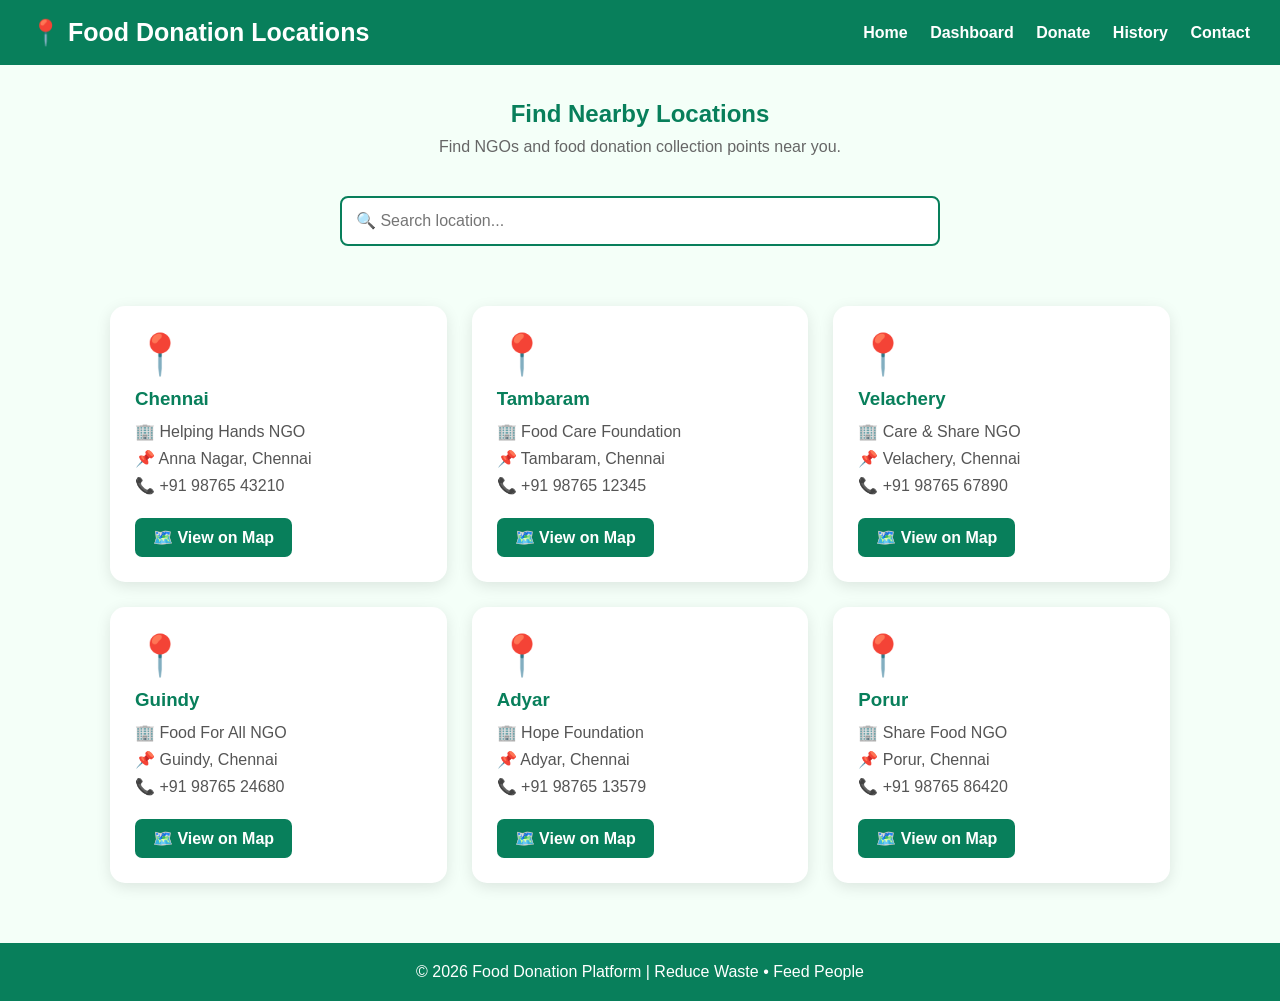
<file: location.html>
<!DOCTYPE html>
<html lang="en">
<head>
    <meta charset="UTF-8">
    <meta name="viewport" content="width=device-width, initial-scale=1.0">

    <title>Locations - Food Donation Platform</title>

    <style>
        * {
            margin: 0;
            padding: 0;
            box-sizing: border-box;
            font-family: Arial, sans-serif;
        }

        body {
            background: #f4fff8;
            color: #222;
        }

        /* HEADER */
        header {
            background: #087f5b;
            color: white;
            padding: 18px 30px;
            display: flex;
            justify-content: space-between;
            align-items: center;
            flex-wrap: wrap;
        }

        header h1 {
            font-size: 25px;
        }

        nav a {
            color: white;
            text-decoration: none;
            margin-left: 18px;
            font-weight: bold;
        }

        nav a:hover {
            text-decoration: underline;
        }

        /* TITLE */
        .title {
            text-align: center;
            padding: 35px 20px 20px;
        }

        .title h2 {
            color: #087f5b;
            margin-bottom: 10px;
        }

        .title p {
            color: #666;
        }

        /* SEARCH */
        .search-box {
            text-align: center;
            padding: 20px;
        }

        .search-box input {
            width: 80%;
            max-width: 600px;
            padding: 14px;
            border: 2px solid #087f5b;
            border-radius: 8px;
            font-size: 16px;
            outline: none;
        }

        /* LOCATION CARDS */
        .locations {
            max-width: 1100px;
            margin: 20px auto;
            padding: 20px;

            display: grid;
            grid-template-columns: repeat(auto-fit, minmax(280px, 1fr));
            gap: 25px;
        }

        .location-card {
            background: white;
            padding: 25px;
            border-radius: 15px;
            box-shadow: 0 4px 15px rgba(0,0,0,0.1);
            transition: 0.3s;
        }

        .location-card:hover {
            transform: translateY(-5px);
        }

        .location-icon {
            font-size: 40px;
            margin-bottom: 10px;
        }

        .location-card h3 {
            color: #087f5b;
            margin-bottom: 12px;
        }

        .location-card p {
            margin: 8px 0;
            color: #555;
        }

        .map-btn {
            display: inline-block;
            margin-top: 15px;
            padding: 10px 18px;
            background: #087f5b;
            color: white;
            text-decoration: none;
            border-radius: 7px;
            font-weight: bold;
        }

        .map-btn:hover {
            background: #055f45;
        }

        /* FOOTER */
        footer {
            background: #087f5b;
            color: white;
            text-align: center;
            padding: 20px;
            margin-top: 40px;
        }

        @media(max-width:600px) {

            header {
                justify-content: center;
                text-align: center;
            }

            nav {
                margin-top: 12px;
            }

            nav a {
                margin: 5px;
                display: inline-block;
            }

            .search-box input {
                width: 90%;
            }
        }
    </style>
</head>

<body>

<!-- HEADER -->

<header>

    <h1>📍 Food Donation Locations</h1>

    <nav>
        <a href="index.html">Home</a>
        <a href="donor-dashboard.html">Dashboard</a>
        <a href="donate.html">Donate</a>
        <a href="history.html">History</a>
        <a href="contact.html">Contact</a>
    </nav>

</header>


<!-- TITLE -->

<section class="title">

    <h2>Find Nearby Locations</h2>

    <p>
        Find NGOs and food donation collection points near you.
    </p>

</section>


<!-- SEARCH -->

<div class="search-box">

    <input
        type="text"
        id="searchLocation"
        placeholder="🔍 Search location...">
        
</div>


<!-- LOCATIONS -->

<section class="locations" id="locationList">


    <!-- LOCATION 1 -->

    <div class="location-card">

        <div class="location-icon">📍</div>

        <h3>Chennai</h3>

        <p>🏢 Helping Hands NGO</p>

        <p>📌 Anna Nagar, Chennai</p>

        <p>📞 +91 98765 43210</p>

        <a
            class="map-btn"
            href="https://www.google.com/maps/search/?api=1&query=Anna+Nagar+Chennai"
            target="_blank">

            🗺️ View on Map

        </a>

    </div>


    <!-- LOCATION 2 -->

    <div class="location-card">

        <div class="location-icon">📍</div>

        <h3>Tambaram</h3>

        <p>🏢 Food Care Foundation</p>

        <p>📌 Tambaram, Chennai</p>

        <p>📞 +91 98765 12345</p>

        <a
            class="map-btn"
            href="https://www.google.com/maps/search/?api=1&query=Tambaram+Chennai"
            target="_blank">

            🗺️ View on Map

        </a>

    </div>


    <!-- LOCATION 3 -->

    <div class="location-card">

        <div class="location-icon">📍</div>

        <h3>Velachery</h3>

        <p>🏢 Care & Share NGO</p>

        <p>📌 Velachery, Chennai</p>

        <p>📞 +91 98765 67890</p>

        <a
            class="map-btn"
            href="https://www.google.com/maps/search/?api=1&query=Velachery+Chennai"
            target="_blank">

            🗺️ View on Map

        </a>

    </div>


    <!-- LOCATION 4 -->

    <div class="location-card">

        <div class="location-icon">📍</div>

        <h3>Guindy</h3>

        <p>🏢 Food For All NGO</p>

        <p>📌 Guindy, Chennai</p>

        <p>📞 +91 98765 24680</p>

        <a
            class="map-btn"
            href="https://www.google.com/maps/search/?api=1&query=Guindy+Chennai"
            target="_blank">

            🗺️ View on Map

        </a>

    </div>


    <!-- LOCATION 5 -->

    <div class="location-card">

        <div class="location-icon">📍</div>

        <h3>Adyar</h3>

        <p>🏢 Hope Foundation</p>

        <p>📌 Adyar, Chennai</p>

        <p>📞 +91 98765 13579</p>

        <a
            class="map-btn"
            href="https://www.google.com/maps/search/?api=1&query=Adyar+Chennai"
            target="_blank">

            🗺️ View on Map

        </a>

    </div>


    <!-- LOCATION 6 -->

    <div class="location-card">

        <div class="location-icon">📍</div>

        <h3>Porur</h3>

        <p>🏢 Share Food NGO</p>

        <p>📌 Porur, Chennai</p>

        <p>📞 +91 98765 86420</p>

        <a
            class="map-btn"
            href="https://www.google.com/maps/search/?api=1&query=Porur+Chennai"
            target="_blank">

            🗺️ View on Map

        </a>

    </div>

</section>


<!-- FOOTER -->

<footer>

    <p>
        © 2026 Food Donation Platform |
        Reduce Waste • Feed People
    </p>

</footer>


<!-- SEARCH SCRIPT -->

<script>

    const searchBox = document.getElementById("searchLocation");
    const cards = document.querySelectorAll(".location-card");

    searchBox.addEventListener("keyup", function () {

        const searchText = this.value.toLowerCase();

        cards.forEach(function(card) {

            const text = card.innerText.toLowerCase();

            if (text.includes(searchText)) {
                card.style.display = "block";
            }
            else {
                card.style.display = "none";
            }

        });

    });

</script>

</body>
</html>
</file>
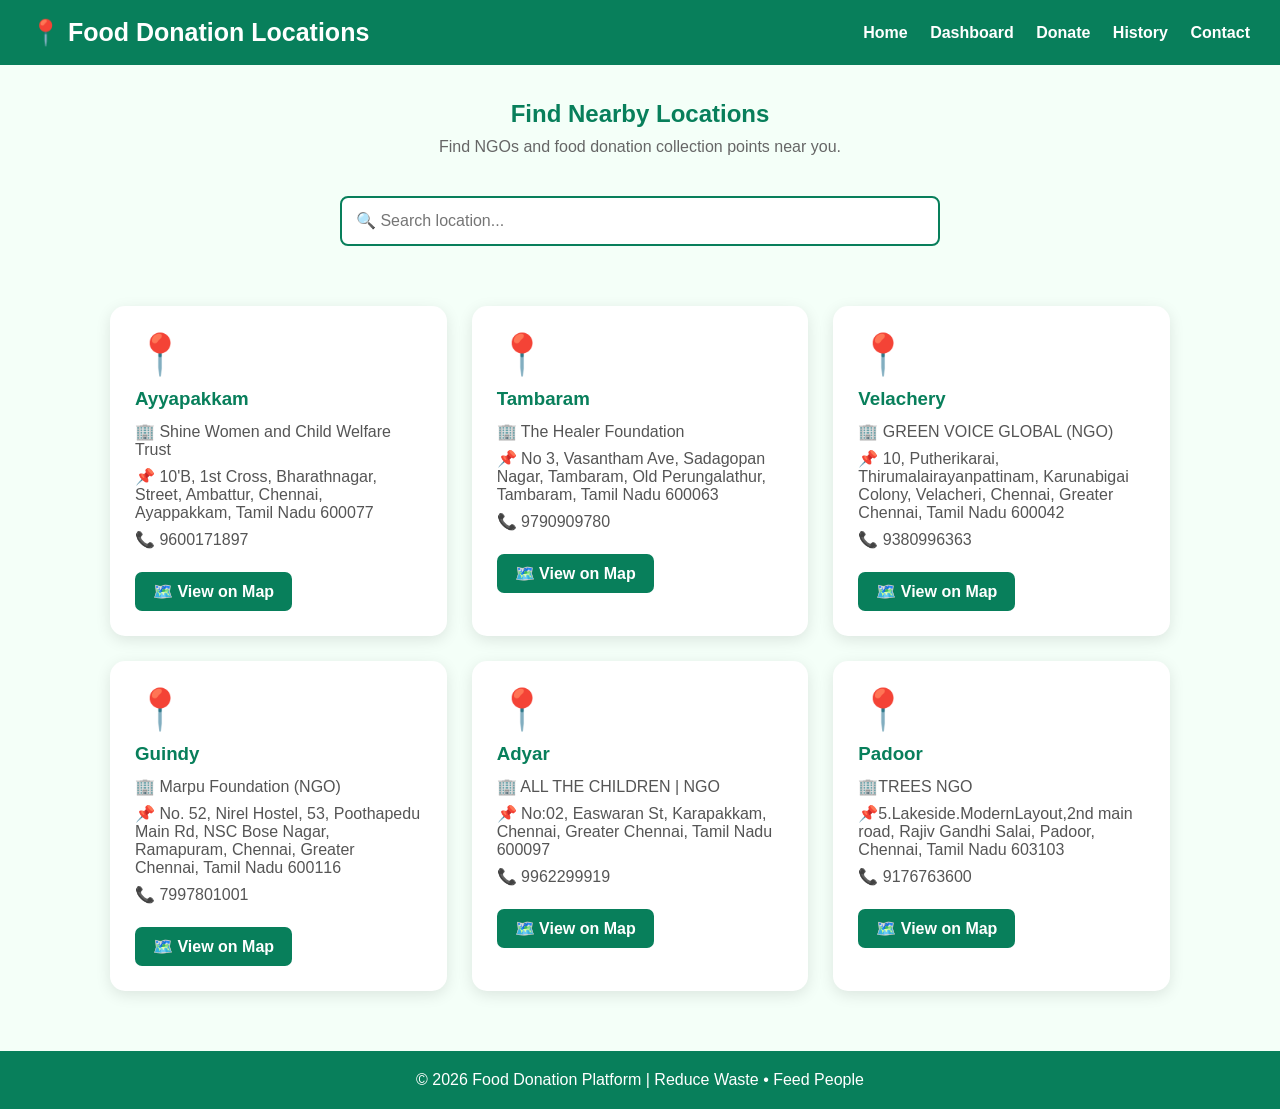
<file: locations.html>
<!DOCTYPE html>
<html lang="en">
<head>
    <meta charset="UTF-8">
    <meta name="viewport" content="width=device-width, initial-scale=1.0">

    <title>Locations - Food Donation Platform</title>

    <style>
        * {
            margin: 0;
            padding: 0;
            box-sizing: border-box;
            font-family: Arial, sans-serif;
        }

        body {
            background: #f4fff8;
            color: #222;
        }

        /* HEADER */
        header {
            background: #087f5b;
            color: white;
            padding: 18px 30px;
            display: flex;
            justify-content: space-between;
            align-items: center;
            flex-wrap: wrap;
        }

        header h1 {
            font-size: 25px;
        }

        nav a {
            color: white;
            text-decoration: none;
            margin-left: 18px;
            font-weight: bold;
        }

        nav a:hover {
            text-decoration: underline;
        }

        /* TITLE */
        .title {
            text-align: center;
            padding: 35px 20px 20px;
        }

        .title h2 {
            color: #087f5b;
            margin-bottom: 10px;
        }

        .title p {
            color: #666;
        }

        /* SEARCH */
        .search-box {
            text-align: center;
            padding: 20px;
        }

        .search-box input {
            width: 80%;
            max-width: 600px;
            padding: 14px;
            border: 2px solid #087f5b;
            border-radius: 8px;
            font-size: 16px;
            outline: none;
        }

        /* LOCATION CARDS */
        .locations {
            max-width: 1100px;
            margin: 20px auto;
            padding: 20px;

            display: grid;
            grid-template-columns: repeat(auto-fit, minmax(280px, 1fr));
            gap: 25px;
        }

        .location-card {
            background: white;
            padding: 25px;
            border-radius: 15px;
            box-shadow: 0 4px 15px rgba(0,0,0,0.1);
            transition: 0.3s;
        }

        .location-card:hover {
            transform: translateY(-5px);
        }

        .location-icon {
            font-size: 40px;
            margin-bottom: 10px;
        }

        .location-card h3 {
            color: #087f5b;
            margin-bottom: 12px;
        }

        .location-card p {
            margin: 8px 0;
            color: #555;
        }

        .map-btn {
            display: inline-block;
            margin-top: 15px;
            padding: 10px 18px;
            background: #087f5b;
            color: white;
            text-decoration: none;
            border-radius: 7px;
            font-weight: bold;
        }

        .map-btn:hover {
            background: #055f45;
        }

        /* FOOTER */
        footer {
            background: #087f5b;
            color: white;
            text-align: center;
            padding: 20px;
            margin-top: 40px;
        }

        @media(max-width:600px) {

            header {
                justify-content: center;
                text-align: center;
            }

            nav {
                margin-top: 12px;
            }

            nav a {
                margin: 5px;
                display: inline-block;
            }

            .search-box input {
                width: 90%;
            }
        }
    </style>
</head>

<body>

<!-- HEADER -->

<header>

    <h1>📍 Food Donation Locations</h1>

    <nav>
        <a href="index.html">Home</a>
        <a href="donor-dashboard.html">Dashboard</a>
        <a href="donate.html">Donate</a>
        <a href="history.html">History</a>
        <a href="contact.html">Contact</a>
    </nav>

</header>


<!-- TITLE -->

<section class="title">

    <h2>Find Nearby Locations</h2>

    <p>
        Find NGOs and food donation collection points near you.
    </p>

</section>


<!-- SEARCH -->

<div class="search-box">

    <input
        type="text"
        id="searchLocation"
        placeholder="🔍 Search location...">
        
</div>


<!-- LOCATIONS -->

<section class="locations" id="locationList">


    <!-- LOCATION 1 -->

    <div class="location-card">

        <div class="location-icon">📍</div>

        <h3>Ayyapakkam</h3>

        <p>🏢 Shine Women and Child Welfare Trust</p>

        <p>📌 10'B, 1st Cross, Bharathnagar, Street, Ambattur, Chennai, Ayappakkam, Tamil Nadu 600077</p>

        <p>📞 9600171897</p>

        <a
            class="map-btn"
            href="https://maps.app.goo.gl/P2GVjYBhtwHoSPDJ7"
            target="_blank">

            🗺️ View on Map

        </a>

    </div>


    <!-- LOCATION 2 -->

    <div class="location-card">

        <div class="location-icon">📍</div>

        <h3>Tambaram</h3>

        <p>🏢 The Healer Foundation</p>

        <p>📌 No 3, Vasantham Ave, Sadagopan Nagar, Tambaram, Old Perungalathur, Tambaram, Tamil Nadu 600063</p>

        <p>📞 9790909780</p>

        <a
            class="map-btn"
            href="https://maps.app.goo.gl/CiK31eah8L47SYcX7"
            target="_blank">

            🗺️ View on Map

        </a>

    </div>


    <!-- LOCATION 3 -->

    <div class="location-card">

        <div class="location-icon">📍</div>

        <h3>Velachery</h3>

        <p>🏢 GREEN VOICE GLOBAL (NGO)</p>

        <p>📌 10, Putherikarai, Thirumalairayanpattinam, Karunabigai Colony, Velacheri, Chennai, Greater Chennai, Tamil Nadu 600042</p>

        <p>📞 9380996363</p>

        <a
            class="map-btn"
            href="https://maps.app.goo.gl/h2NFT6LcHw7gDBPM7"
            target="_blank">

            🗺️ View on Map

        </a>

    </div>


    <!-- LOCATION 4 -->

    <div class="location-card">

        <div class="location-icon">📍</div>

        <h3>Guindy</h3>

        <p>🏢 Marpu Foundation (NGO)</p>

        <p>📌 No. 52, Nirel Hostel, 53, Poothapedu Main Rd, NSC Bose Nagar, Ramapuram, Chennai, Greater Chennai, Tamil Nadu 600116</p>

        <p>📞 7997801001</p>

        <a
            class="map-btn"
            href="https://maps.app.goo.gl/D6ePpH5FUp3SvFu58"
            target="_blank">

            🗺️ View on Map

        </a>

    </div>


    <!-- LOCATION 5 -->

    <div class="location-card">

        <div class="location-icon">📍</div>

        <h3>Adyar</h3>

        <p>🏢 ALL THE CHILDREN | NGO</p>

        <p>📌 No:02, Easwaran St, Karapakkam, Chennai, Greater Chennai, Tamil Nadu 600097</p>

        <p>📞 9962299919</p>

        <a
            class="map-btn"
            href="https://maps.app.goo.gl/mF12zhkZVmKrj8cy5"
            target="_blank">

            🗺️ View on Map

        </a>

    </div>


    <!-- LOCATION 6 -->

    <div class="location-card">

        <div class="location-icon">📍</div>

        <h3>Padoor</h3>

        <p>🏢TREES NGO </p>

        <p>📌5.Lakeside.ModernLayout,2nd main road, Rajiv Gandhi Salai, Padoor, Chennai, Tamil Nadu 603103 </p>

        <p>📞 9176763600</p>

        <a
            class="map-btn"
            href="https://maps.app.goo.gl/LkCocAhkz8cwuyNZ7"
            target="_blank">

            🗺️ View on Map

        </a>

    </div>

</section>


<!-- FOOTER -->

<footer>

    <p>
        © 2026 Food Donation Platform |
        Reduce Waste • Feed People
    </p>

</footer>


<!-- SEARCH SCRIPT -->

<script>

    const searchBox = document.getElementById("searchLocation");
    const cards = document.querySelectorAll(".location-card");

    searchBox.addEventListener("keyup", function () {

        const searchText = this.value.toLowerCase();

        cards.forEach(function(card) {

            const text = card.innerText.toLowerCase();

            if (text.includes(searchText)) {
                card.style.display = "block";
            }
            else {
                card.style.display = "none";
            }

        });

    });

</script>

</body>
</html>
</file>
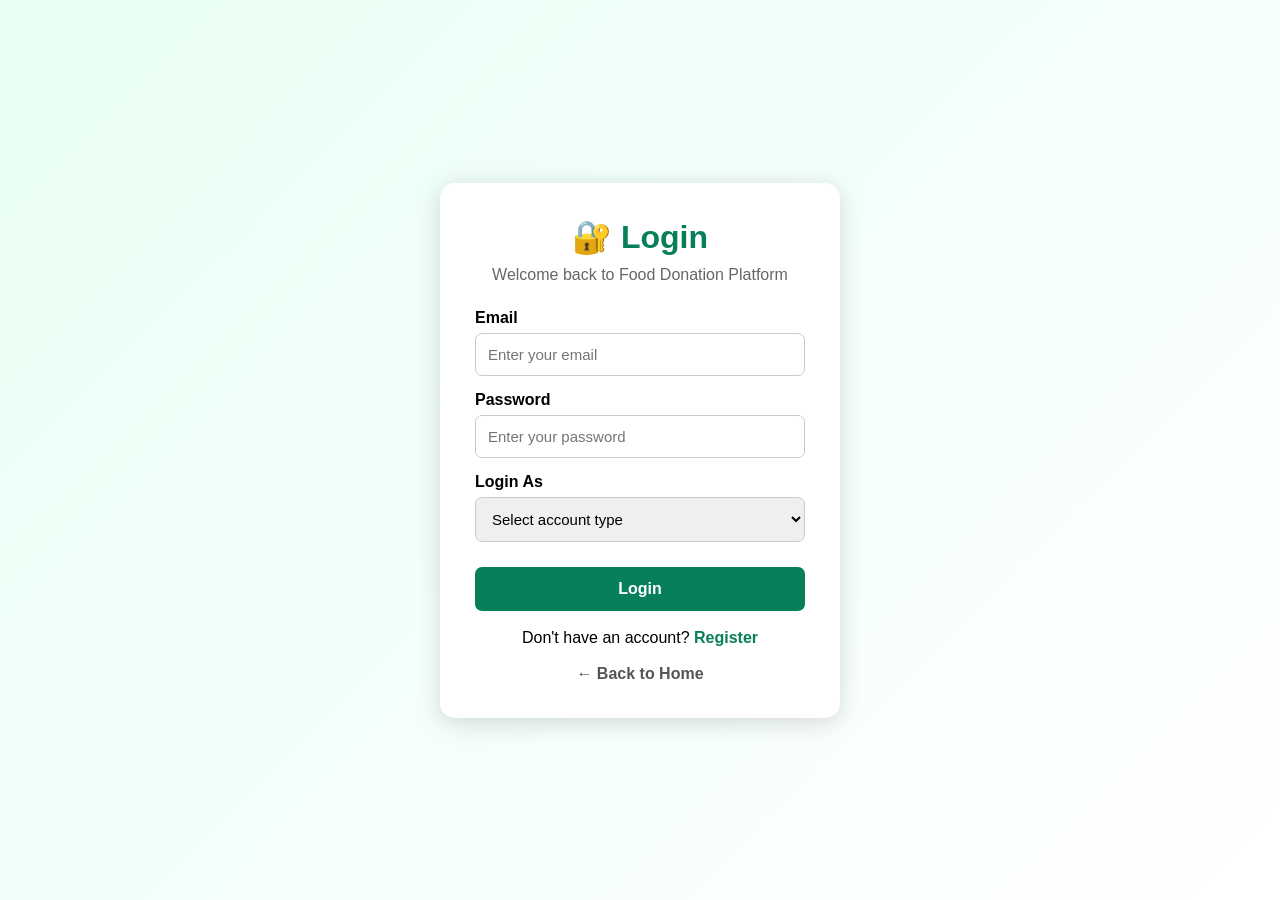
<file: login.html>
<!DOCTYPE html>
<html lang="en">
<head>
    <meta charset="UTF-8">
    <meta name="viewport" content="width=device-width, initial-scale=1.0">

    <title>Login - Food Donation Platform</title>

    <style>
        * {
            margin: 0;
            padding: 0;
            box-sizing: border-box;
            font-family: Arial, sans-serif;
        }

        body {
            min-height: 100vh;
            background: linear-gradient(135deg, #e8fff4, #ffffff);
            display: flex;
            justify-content: center;
            align-items: center;
        }

        .login-container {
            width: 400px;
            background: white;
            padding: 35px;
            border-radius: 15px;
            box-shadow: 0 5px 25px rgba(0, 0, 0, 0.15);
        }

        h1 {
            text-align: center;
            color: #087f5b;
            margin-bottom: 10px;
        }

        .subtitle {
            text-align: center;
            color: #666;
            margin-bottom: 25px;
        }

        label {
            display: block;
            margin-top: 15px;
            margin-bottom: 6px;
            font-weight: bold;
        }

        input,
        select {
            width: 100%;
            padding: 12px;
            border: 1px solid #ccc;
            border-radius: 7px;
            font-size: 15px;
        }

        input:focus,
        select:focus {
            outline: none;
            border-color: #087f5b;
        }

        button {
            width: 100%;
            margin-top: 25px;
            padding: 13px;
            background: #087f5b;
            color: white;
            border: none;
            border-radius: 7px;
            font-size: 16px;
            font-weight: bold;
            cursor: pointer;
        }

        button:hover {
            background: #055f45;
        }

        #message {
            margin-top: 15px;
            text-align: center;
            font-weight: bold;
        }

        .register-link,
        .home-link {
            text-align: center;
            margin-top: 18px;
        }

        a {
            color: #087f5b;
            text-decoration: none;
            font-weight: bold;
        }

        .home-link a {
            color: #555;
        }
    </style>
</head>

<body>

<div class="login-container">

    <h1>🔐 Login</h1>

    <p class="subtitle">
        Welcome back to Food Donation Platform
    </p>

    <form id="loginForm">

        <label for="email">Email</label>

        <input
            type="email"
            id="email"
            name="email"
            placeholder="Enter your email"
            required
        >

        <label for="password">Password</label>

        <input
            type="password"
            id="password"
            name="password"
            placeholder="Enter your password"
            required
        >

        <label for="role">Login As</label>

        <select id="role" name="role" required>

            <option value="">Select account type</option>
            <option value="donor">Donor</option>
            <option value="ngo">NGO</option>
            <option value="admin">Admin</option>

        </select>

        <button type="submit">
            Login
        </button>

        <div id="message"></div>

    </form>

    <div class="register-link">
        Don't have an account?
        <a href="register.html">Register</a>
    </div>

    <div class="home-link">
        <a href="index.html">← Back to Home</a>
    </div>

</div>


<script>

document.getElementById("loginForm").addEventListener("submit", function(event) {

    event.preventDefault();

    const email = document.getElementById("email").value.trim();
    const password = document.getElementById("password").value;
    const role = document.getElementById("role").value;

    const message = document.getElementById("message");

    if (email === "" || password === "" || role === "") {

        message.style.color = "red";
        message.innerHTML = "❌ Please fill all fields.";

        return;
    }

    message.style.color = "#087f5b";
    message.innerHTML = "✅ Login successful!";

    /*
       Demo navigation.
       Later we will connect this login page
       with PHP + MySQL authentication.
    */

    setTimeout(function() {

        if (role === "ngo") {
            window.location.href = "ngo-dashboard.html";
        }

        else if (role === "admin") {
            window.location.href = "admin-dashboard.html";
        }

        else {
            window.location.href = " donor-dashboard.html";
        }

    }, 1000);

});

</script>

</body>
</html>
</file>
<file: css/style.css>
<link rel="stylesheet" href="css/style.css">
</file>
